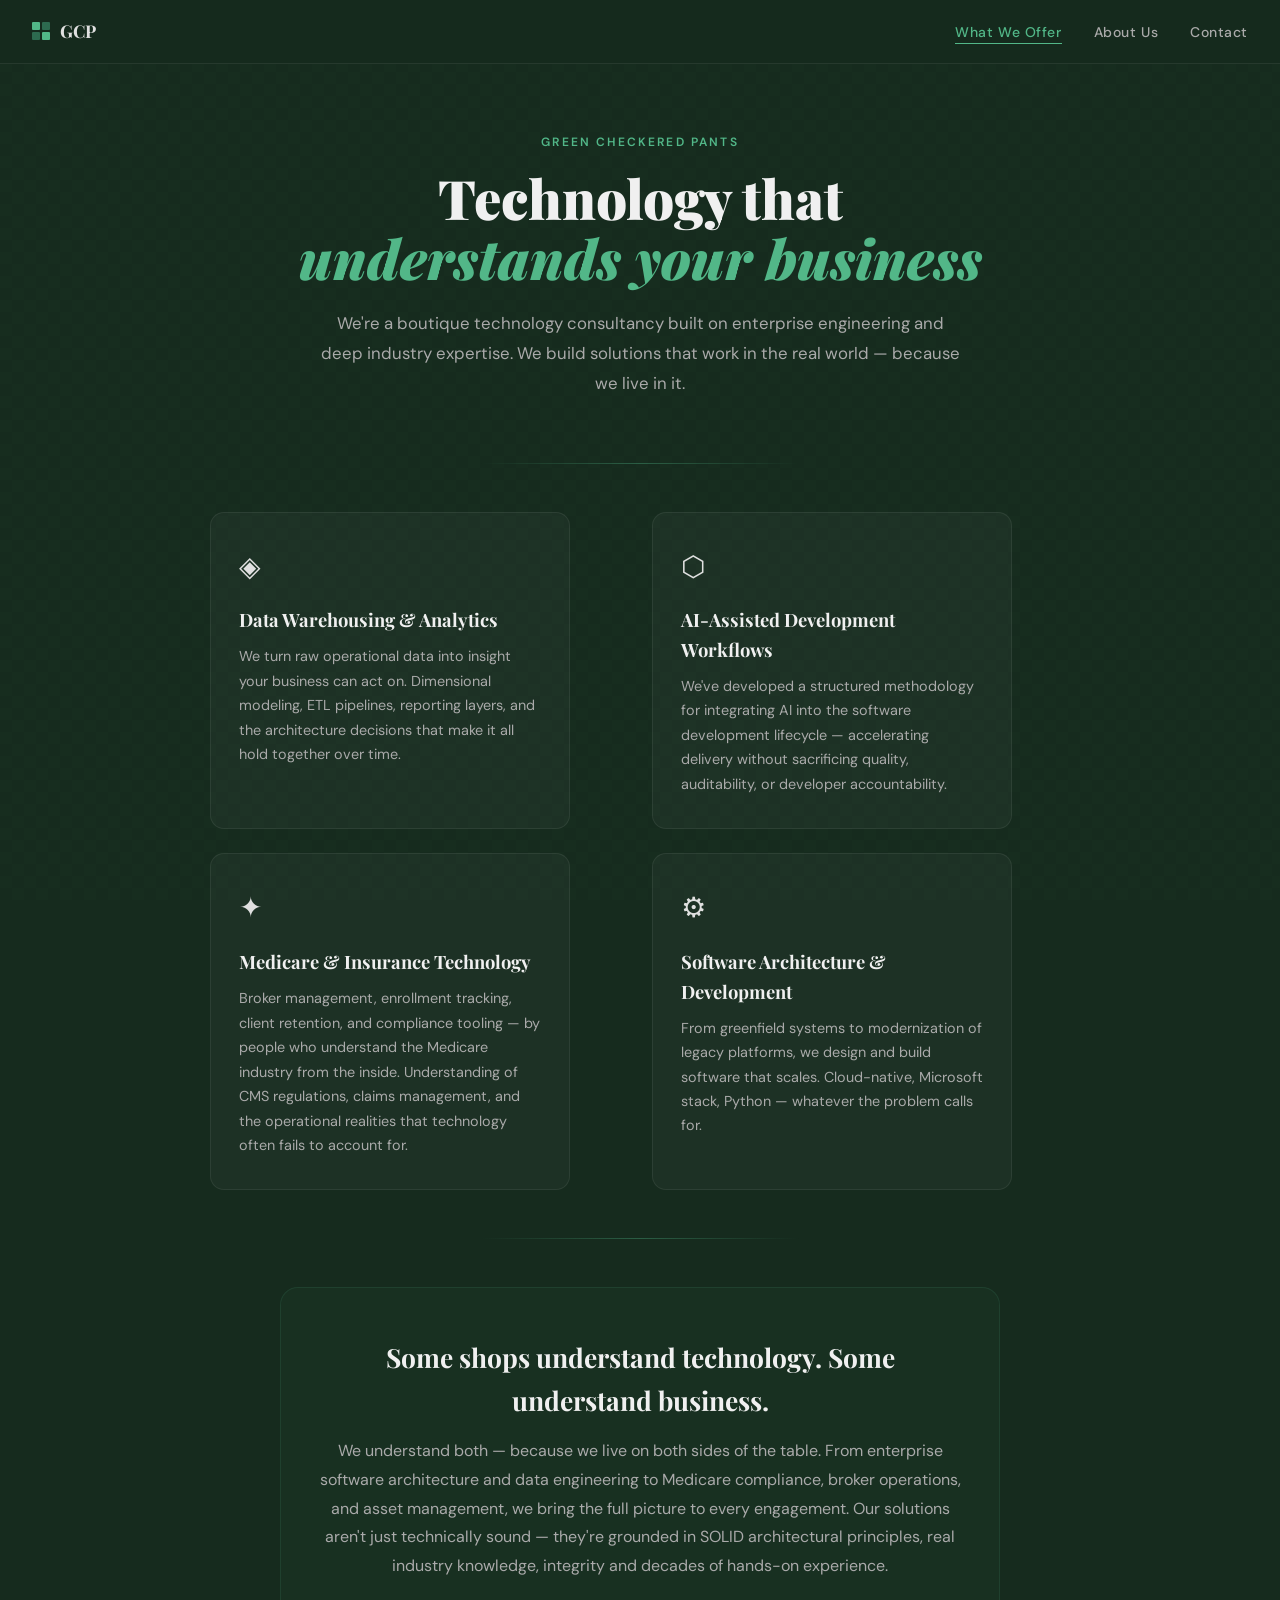
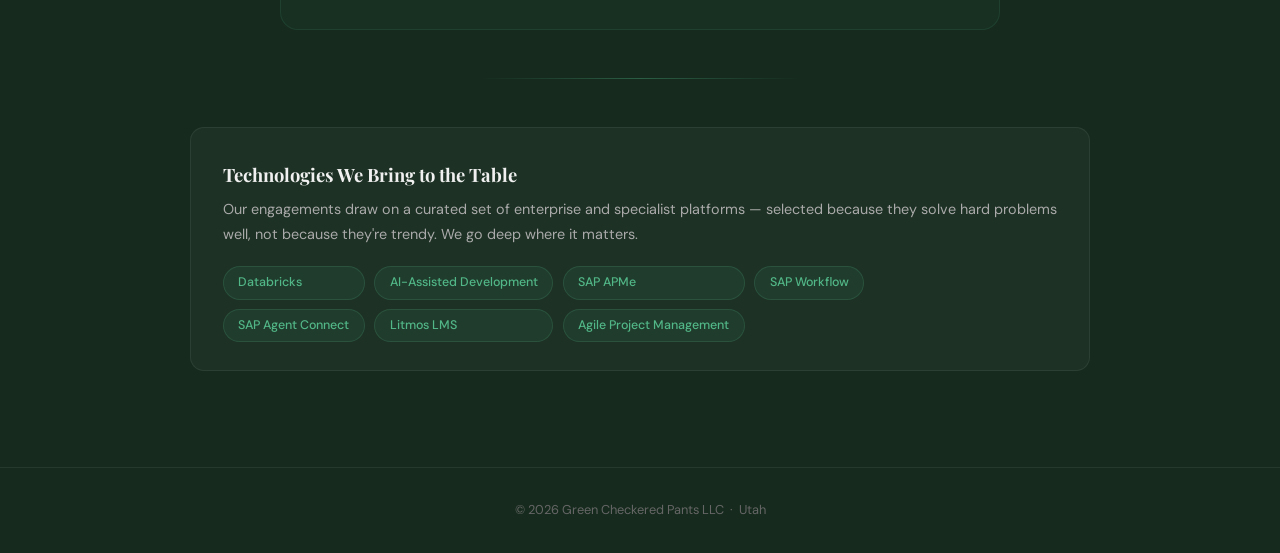
<file: index.html>
<!DOCTYPE html>
<html lang="en">
<head>
<meta charset="UTF-8">
<meta name="viewport" content="width=device-width, initial-scale=1.0">
<title>Green Checkered Pants — What We Offer</title>
<link rel="stylesheet" href="style.css">
</head>
<body>

<nav>
  <a class="nav-logo" href="index.html">
    <span class="checker-icon">
      <span></span><span></span><span></span><span></span>
    </span>
    GCP
  </a>
  <ul class="nav-links">
    <li><a href="index.html" class="active">What We Offer</a></li>
    <li><a href="about.html">About Us</a></li>
    <li><a href="contact.html">Contact</a></li>
  </ul>
</nav>

<main class="container">

  <header class="page-header">
    <span class="eyebrow">Green Checkered Pants</span>
    <h1>Technology that<br><em>understands your business</em></h1>
    <p>We're a boutique technology consultancy built on enterprise engineering and deep industry expertise. We build solutions that work in the real world — because we live in it.</p>
  </header>

  <div class="divider"></div>

  <div class="card-grid card-grid-2x2">

    <div class="card fade-1">
      <div class="card-icon">◈</div>
      <h3>Data Warehousing &amp; Analytics</h3>
      <p>We turn raw operational data into insight your business can act on. Dimensional modeling, ETL pipelines, reporting layers, and the architecture decisions that make it all hold together over time.</p>
    </div>

    <div class="card fade-2">
      <div class="card-icon">⬡</div>
      <h3>AI-Assisted Development Workflows</h3>
      <p>We've developed a structured methodology for integrating AI into the software development lifecycle — accelerating delivery without sacrificing quality, auditability, or developer accountability.</p>
    </div>

    <div class="card fade-3">
      <div class="card-icon">✦</div>
      <h3>Medicare &amp; Insurance Technology</h3>
      <p>Broker management, enrollment tracking, client retention, and compliance tooling — by people who understand the Medicare industry from the inside. Understanding of CMS regulations, claims management, and the operational realities that technology often fails to account for.</p>
    </div>

    <div class="card fade-4">
      <div class="card-icon">⚙</div>
      <h3>Software Architecture &amp; Development</h3>
      <p>From greenfield systems to modernization of legacy platforms, we design and build software that scales. Cloud-native, Microsoft stack, Python — whatever the problem calls for.</p>
    </div>

  </div>

  <div class="divider"></div>

  <div class="together fade-5">
    <h2>Some shops understand technology. Some understand business.</h2>
    <p>We understand both — because we live on both sides of the table. From enterprise software architecture and data engineering to Medicare compliance, broker operations, and asset management, we bring the full picture to every engagement. Our solutions aren't just technically sound — they're grounded in SOLID architectural principles, real industry knowledge, integrity and decades of hands-on experience.</p>
  </div>

  <div class="divider"></div>

  <div class="tech-card fade-6">
    <h3>Technologies We Bring to the Table</h3>
    <p>Our engagements draw on a curated set of enterprise and specialist platforms — selected because they solve hard problems well, not because they're trendy. We go deep where it matters.</p>
    <div class="tech-tags">
      <span class="tech-tag">Databricks</span>
      <span class="tech-tag">AI-Assisted Development</span>
      <span class="tech-tag">SAP APMe</span>
      <span class="tech-tag">SAP Workflow</span>
      <span class="tech-tag">SAP Agent Connect</span>
      <span class="tech-tag">Litmos LMS</span>
      <span class="tech-tag">Agile Project Management</span>
    </div>
  </div>

</main>

<footer>
  <p>&copy; 2026 Green Checkered Pants LLC &nbsp;·&nbsp; Utah</p>
</footer>

</body>
</html>
</file>
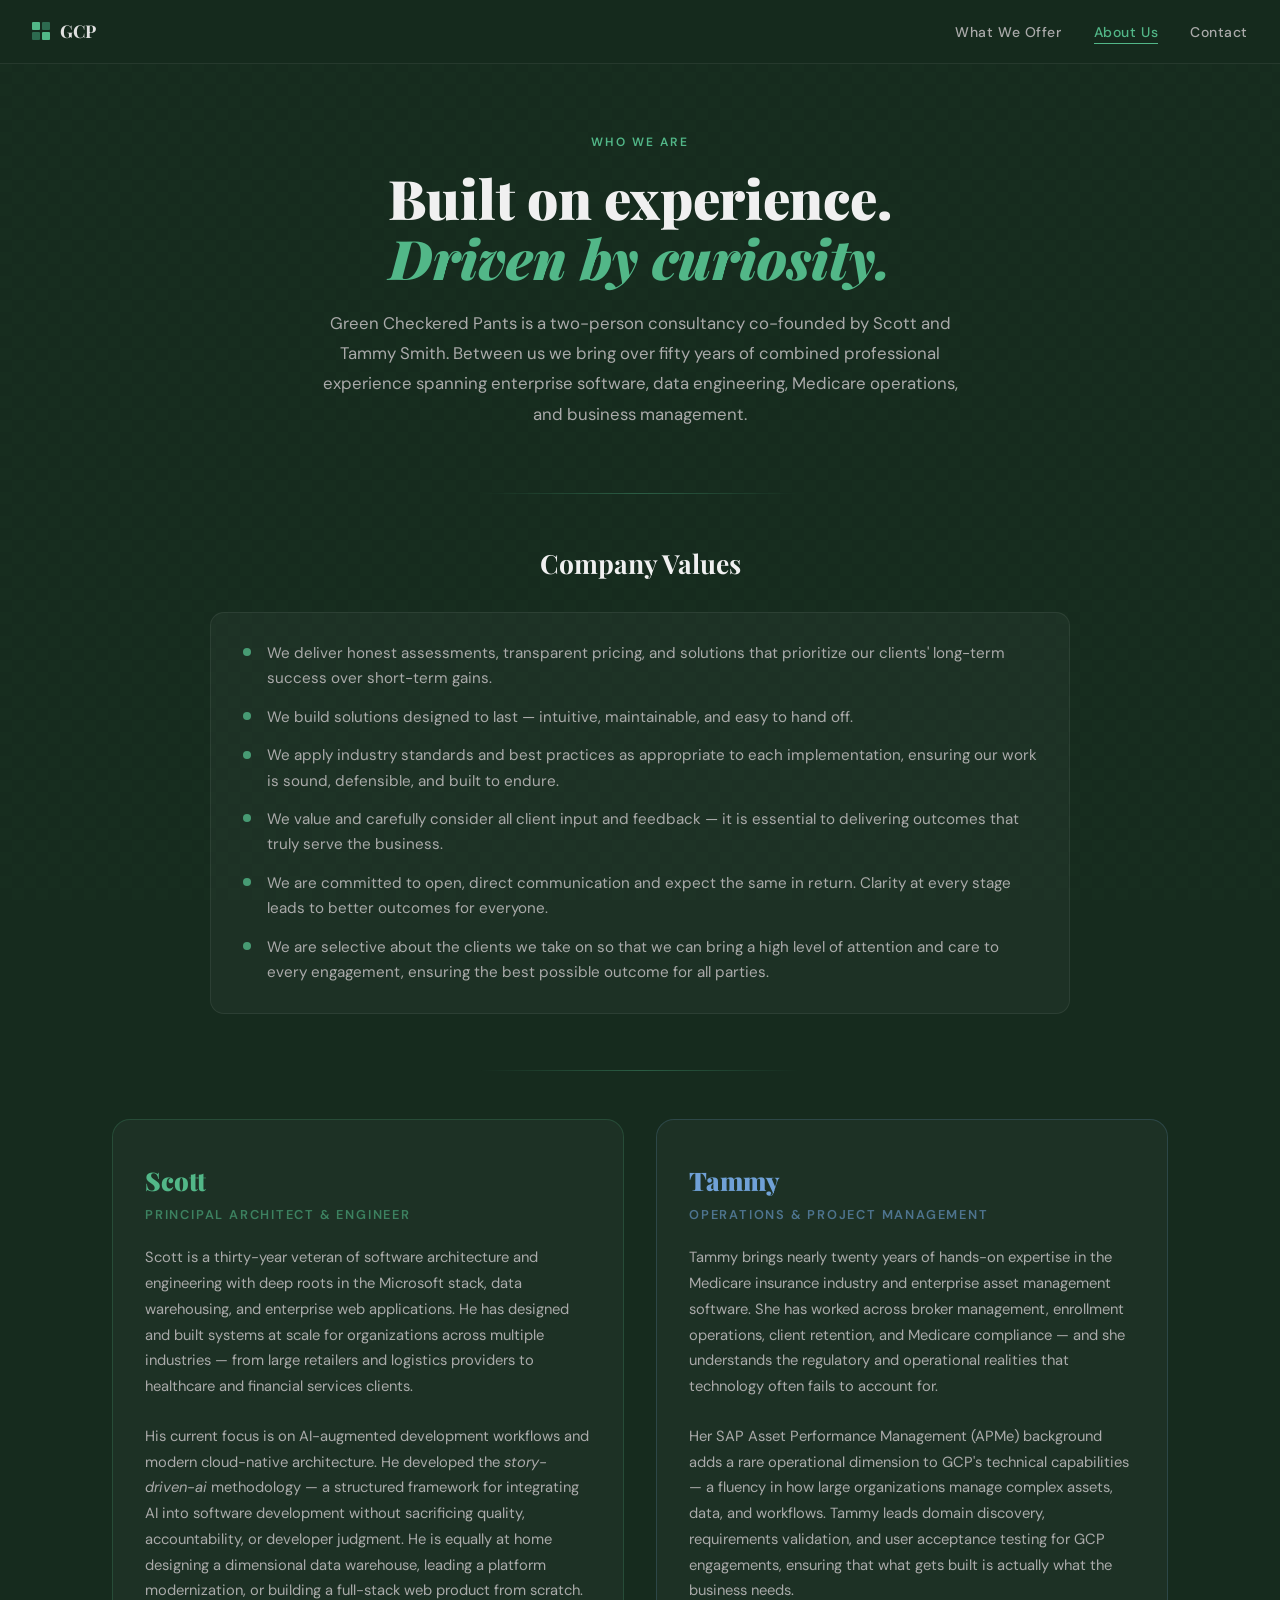
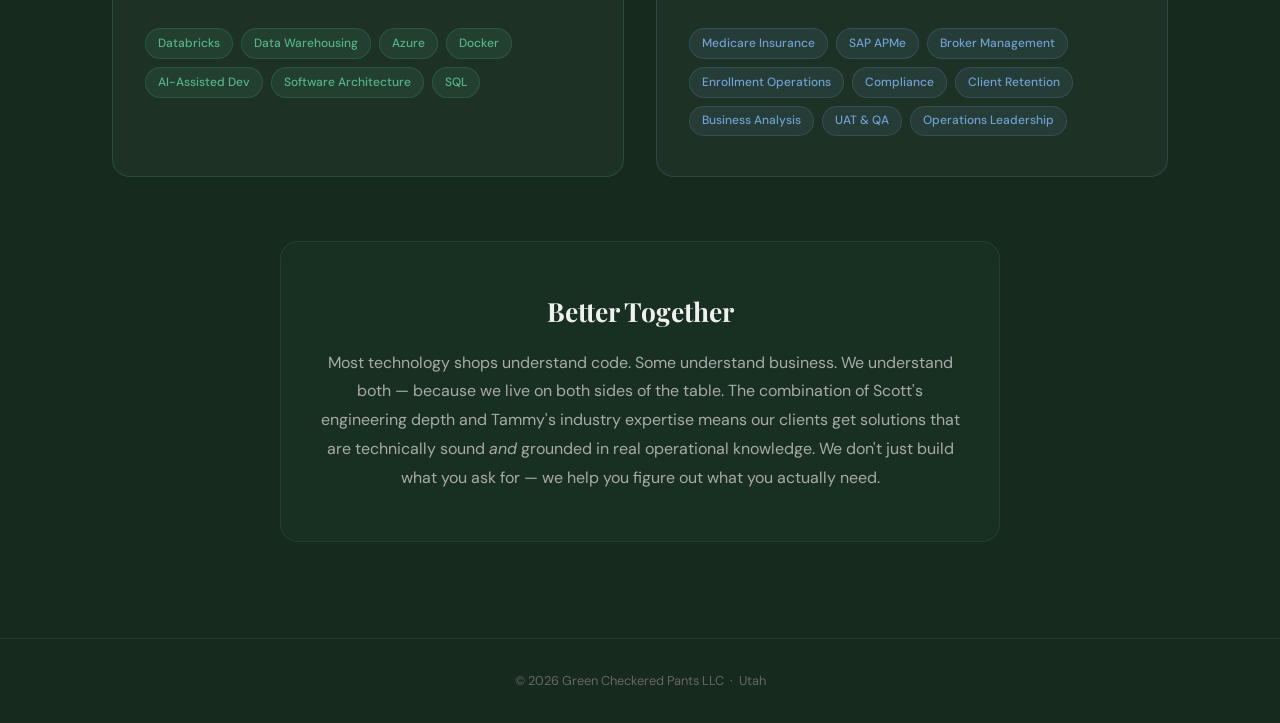
<file: about.html>
<!DOCTYPE html>
<html lang="en">
<head>
<meta charset="UTF-8">
<meta name="viewport" content="width=device-width, initial-scale=1.0">
<title>Green Checkered Pants — About Us</title>
<link rel="stylesheet" href="style.css">
</head>
<body>

<nav>
  <a class="nav-logo" href="index.html">
    <span class="checker-icon">
      <span></span><span></span><span></span><span></span>
    </span>
    GCP
  </a>
  <ul class="nav-links">
    <li><a href="index.html">What We Offer</a></li>
    <li><a href="about.html" class="active">About Us</a></li>
    <li><a href="contact.html">Contact</a></li>
  </ul>
</nav>

<main class="container">

  <header class="page-header">
    <span class="eyebrow">Who We Are</span>
    <h1>Built on experience.<br><em>Driven by curiosity.</em></h1>
    <p>Green Checkered Pants is a two-person consultancy co-founded by Scott and Tammy Smith. Between us we bring over fifty years of combined professional experience spanning enterprise software, data engineering, Medicare operations, and business management.</p>
  </header>

  <div class="divider"></div>

  <div class="values-section fade-1">
    <h2>Company Values</h2>
    <div class="values-list">
      <div class="value-item">
        <span class="value-dot"></span>
        <p>We deliver honest assessments, transparent pricing, and solutions that prioritize our clients' long-term success over short-term gains.</p>
      </div>
      <div class="value-item">
        <span class="value-dot"></span>
        <p>We build solutions designed to last — intuitive, maintainable, and easy to hand off.</p>
      </div>
      <div class="value-item">
        <span class="value-dot"></span>
        <p>We apply industry standards and best practices as appropriate to each implementation, ensuring our work is sound, defensible, and built to endure.</p>
      </div>
      <div class="value-item">
        <span class="value-dot"></span>
        <p>We value and carefully consider all client input and feedback — it is essential to delivering outcomes that truly serve the business.</p>
      </div>
      <div class="value-item">
        <span class="value-dot"></span>
        <p>We are committed to open, direct communication and expect the same in return. Clarity at every stage leads to better outcomes for everyone.</p>
      </div>
      <div class="value-item">
        <span class="value-dot"></span>
        <p>We are selective about the clients we take on so that we can bring a high level of attention and care to every engagement, ensuring the best possible outcome for all parties.</p>
      </div>
    </div>
  </div>

  <div class="divider"></div>

  <div class="founder-grid">

    <!-- Scott -->
    <div class="founder-card scott fade-2">
      <div class="founder-name">Scott</div>
      <div class="founder-role">Principal Architect &amp; Engineer</div>
      <p class="founder-bio">
        Scott is a thirty-year veteran of software architecture and engineering with deep roots in the Microsoft stack, data warehousing, and enterprise web applications. He has designed and built systems at scale for organizations across multiple industries — from large retailers and logistics providers to healthcare and financial services clients.
      </p>
      <p class="founder-bio">
        His current focus is on AI-augmented development workflows and modern cloud-native architecture. He developed the <em>story-driven-ai</em> methodology — a structured framework for integrating AI into software development without sacrificing quality, accountability, or developer judgment. He is equally at home designing a dimensional data warehouse, leading a platform modernization, or building a full-stack web product from scratch.
      </p>
      <div class="skill-tags">
        <span class="skill-tag">Databricks</span>
        <span class="skill-tag">Data Warehousing</span>
        <span class="skill-tag">Azure</span>
        <span class="skill-tag">Docker</span>
        <span class="skill-tag">AI-Assisted Dev</span>
        <span class="skill-tag">Software Architecture</span>
        <span class="skill-tag">SQL</span>
      </div>
    </div>

    <!-- Tammy -->
    <div class="founder-card tammy fade-3">
      <div class="founder-name">Tammy</div>
      <div class="founder-role">Operations &amp; Project Management</div>
      <p class="founder-bio">
        Tammy brings nearly twenty years of hands-on expertise in the Medicare insurance industry and enterprise asset management software. She has worked across broker management, enrollment operations, client retention, and Medicare compliance — and she understands the regulatory and operational realities that technology often fails to account for.
      </p>
      <p class="founder-bio">
        Her SAP Asset Performance Management (APMe) background adds a rare operational dimension to GCP's technical capabilities — a fluency in how large organizations manage complex assets, data, and workflows. Tammy leads domain discovery, requirements validation, and user acceptance testing for GCP engagements, ensuring that what gets built is actually what the business needs.
      </p>
      <div class="skill-tags">
        <span class="skill-tag">Medicare Insurance</span>
        <span class="skill-tag">SAP APMe</span>
        <span class="skill-tag">Broker Management</span>
        <span class="skill-tag">Enrollment Operations</span>
        <span class="skill-tag">Compliance</span>
        <span class="skill-tag">Client Retention</span>
        <span class="skill-tag">Business Analysis</span>
        <span class="skill-tag">UAT &amp; QA</span>
        <span class="skill-tag">Operations Leadership</span>
      </div>
    </div>

  </div>

  <div class="together fade-4">
    <h2>Better Together</h2>
    <p>
      Most technology shops understand code. Some understand business. We understand both — because we live on both sides of the table. The combination of Scott's engineering depth and Tammy's industry expertise means our clients get solutions that are technically sound <em>and</em> grounded in real operational knowledge. We don't just build what you ask for — we help you figure out what you actually need.
    </p>
  </div>

</main>

<footer>
  <p>&copy; 2026 Green Checkered Pants LLC &nbsp;·&nbsp; Utah</p>
</footer>

</body>
</html>
</file>
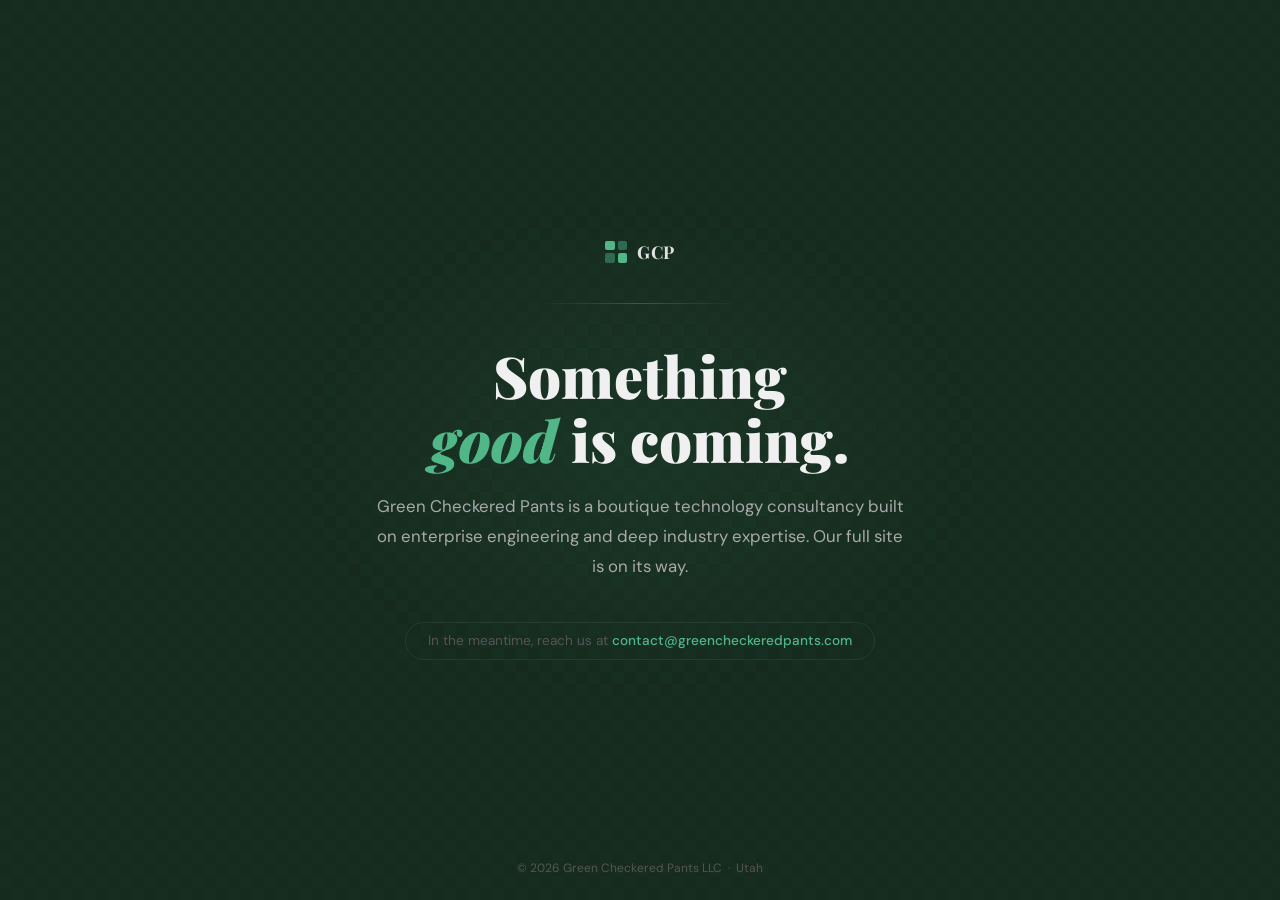
<file: coming-soon.html>
<!DOCTYPE html>
<html lang="en">
<head>
<meta charset="UTF-8">
<meta name="viewport" content="width=device-width, initial-scale=1.0">
<title>Green Checkered Pants — Coming Soon</title>
<link rel="preconnect" href="https://fonts.googleapis.com">
<link rel="stylesheet" href="https://fonts.googleapis.com/css2?family=Playfair+Display:ital,wght@0,400;0,700;0,900;1,400&family=DM+Sans:wght@300;400;500;600&display=swap">
<style>
*, *::before, *::after { box-sizing: border-box; margin: 0; padding: 0; }

:root {
  --bg:        #162b1e;
  --green-hi:  #52b788;
  --green-mid: #40916c;
  --green-lo:  #2d6a4f;
  --text:      #e0e0e0;
  --text-mid:  #aaa;
  --text-lo:   #555;
  --border:    rgba(255,255,255,0.07);
  --font-display: 'Playfair Display', Georgia, serif;
  --font-body:    'DM Sans', system-ui, sans-serif;
}

html, body {
  height: 100%;
}

body {
  background: var(--bg);
  color: var(--text);
  font-family: var(--font-body);
  display: flex;
  flex-direction: column;
  align-items: center;
  justify-content: center;
  min-height: 100vh;
  overflow: hidden;
  position: relative;
}

/* Checker background */
body::before {
  content: '';
  position: fixed; inset: 0; z-index: 0; pointer-events: none;
  background-image: repeating-conic-gradient(var(--green-lo) 0% 25%, transparent 0% 50%);
  background-size: 24px 24px;
  opacity: 0.05;
}

/* Soft radial glow behind content */
body::after {
  content: '';
  position: fixed;
  top: 50%; left: 50%;
  transform: translate(-50%, -50%);
  width: 700px; height: 500px;
  background: radial-gradient(ellipse, rgba(82,183,136,0.07) 0%, transparent 70%);
  z-index: 0; pointer-events: none;
}

.wrap {
  position: relative; z-index: 1;
  text-align: center;
  padding: 2rem;
  max-width: 600px;
  animation: fadeUp 1s ease both;
}

/* Logo mark */
.logo {
  display: flex; align-items: center; justify-content: center;
  gap: 10px; margin-bottom: 2.5rem;
}
.checker-icon {
  display: grid; grid-template-columns: 1fr 1fr; gap: 3px;
  width: 22px; height: 22px;
}
.checker-icon span { border-radius: 2px; }
.checker-icon span:nth-child(1),
.checker-icon span:nth-child(4) { background: var(--green-hi); }
.checker-icon span:nth-child(2),
.checker-icon span:nth-child(3) { background: var(--green-lo); }

.logo-text {
  font-family: var(--font-display);
  font-size: 1.1rem; font-weight: 700;
  color: var(--text);
  letter-spacing: 0.02em;
}

/* Divider */
.divider {
  height: 1px;
  background: linear-gradient(90deg, transparent, var(--green-mid), transparent);
  width: 200px; margin: 0 auto 2.5rem;
  opacity: 0.5;
}

/* Headline */
h1 {
  font-family: var(--font-display);
  font-size: clamp(2.4rem, 6vw, 3.6rem);
  font-weight: 900;
  color: #f0f0f0;
  line-height: 1.1;
  margin-bottom: 1.25rem;
}
h1 em {
  font-style: italic;
  color: var(--green-hi);
}

.tagline {
  font-size: 1.05rem;
  color: var(--text-mid);
  line-height: 1.8;
  margin-bottom: 2.5rem;
}

/* Contact nudge */
.contact-nudge {
  display: inline-block;
  font-size: 0.85rem;
  color: var(--text-lo);
  border: 1px solid rgba(255,255,255,0.07);
  border-radius: 24px;
  padding: 0.6rem 1.4rem;
}
.contact-nudge a {
  color: var(--green-hi);
  text-decoration: none;
  font-weight: 500;
}
.contact-nudge a:hover { text-decoration: underline; }

/* Footer */
footer {
  position: fixed; bottom: 1.5rem; left: 0; right: 0;
  text-align: center;
  font-size: 0.75rem;
  color: var(--text-lo);
  z-index: 1;
}

@keyframes fadeUp {
  from { opacity: 0; transform: translateY(20px); }
  to   { opacity: 1; transform: translateY(0); }
}

@media (prefers-reduced-motion: reduce) {
  .wrap { animation: none; }
}
</style>
</head>
<body>

<div class="wrap">

  <div class="logo">
    <span class="checker-icon">
      <span></span><span></span><span></span><span></span>
    </span>
    <span class="logo-text">GCP</span>
  </div>

  <div class="divider"></div>

  <h1>Something<br><em>good</em> is coming.</h1>

  <p class="tagline">
    Green Checkered Pants is a boutique technology consultancy built on enterprise engineering and deep industry expertise. Our full site is on its way.
  </p>

  <div class="contact-nudge">
    In the meantime, reach us at <a href="mailto:contact@greencheckeredpants.com">contact@greencheckeredpants.com</a>
  </div>

</div>

<footer>
  &copy; 2026 Green Checkered Pants LLC &nbsp;·&nbsp; Utah
</footer>

</body>
</html>
</file>
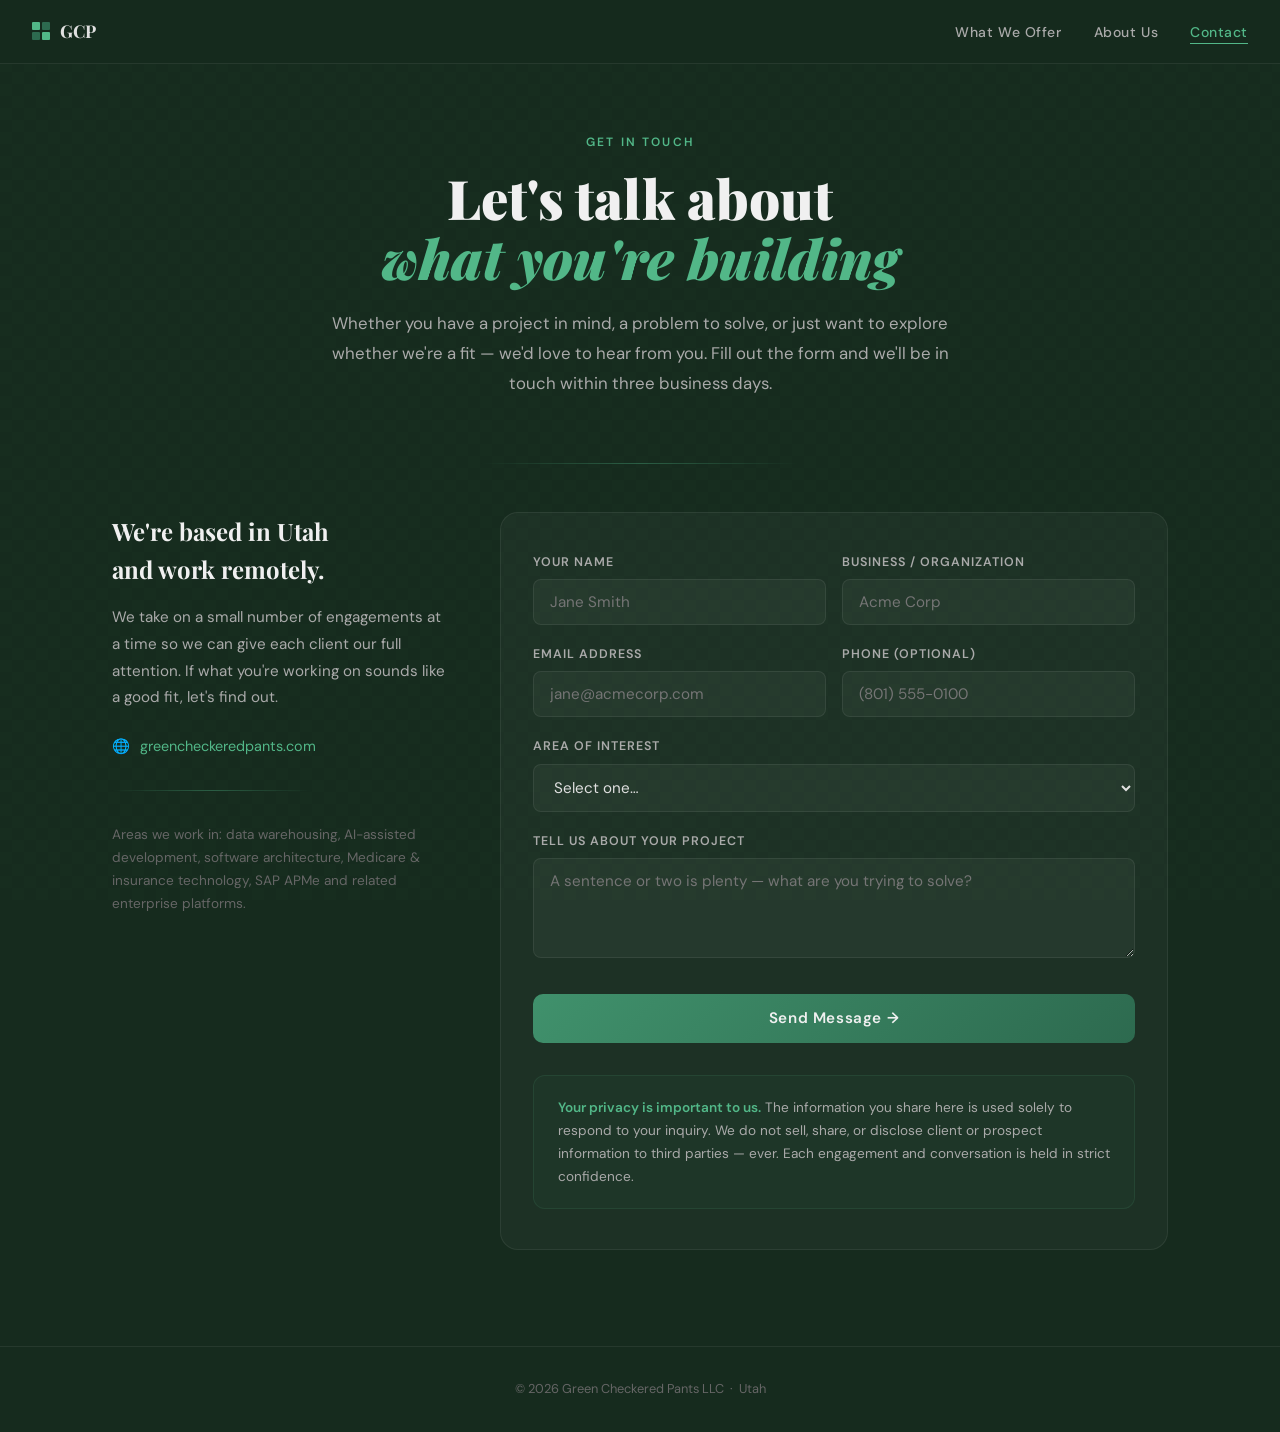
<file: contact.html>
<!DOCTYPE html>
<html lang="en">
<head>
<meta charset="UTF-8">
<meta name="viewport" content="width=device-width, initial-scale=1.0">
<title>Green Checkered Pants — Contact Us</title>
<link rel="stylesheet" href="style.css">
</head>
<body>

<nav>
  <a class="nav-logo" href="index.html">
    <span class="checker-icon">
      <span></span><span></span><span></span><span></span>
    </span>
    GCP
  </a>
  <ul class="nav-links">
    <li><a href="index.html">What We Offer</a></li>
    <li><a href="about.html">About Us</a></li>
    <li><a href="contact.html" class="active">Contact</a></li>
  </ul>
</nav>

<main class="container">

  <header class="page-header">
    <span class="eyebrow">Get In Touch</span>
    <h1>Let's talk about<br><em>what you're building</em></h1>
    <p>Whether you have a project in mind, a problem to solve, or just want to explore whether we're a fit — we'd love to hear from you. Fill out the form and we'll be in touch within three business days.</p>
  </header>

  <div class="divider"></div>

  <div class="contact-grid fade-2">

    <div class="contact-info">
      <h2>We're based in Utah<br>and work remotely.</h2>
      <p>We take on a small number of engagements at a time so we can give each client our full attention. If what you're working on sounds like a good fit, let's find out.</p>
      <div class="contact-detail">
        <span>🌐</span>
        <span>greencheckeredpants.com</span>
      </div>

      <div class="divider" style="max-width: 200px; margin: 2rem 0;"></div>

      <p style="font-size:0.85rem; color: var(--text-lo); line-height: 1.7;">
        Areas we work in: data warehousing, AI-assisted development, software architecture, Medicare &amp; insurance technology, SAP APMe and related enterprise platforms.
      </p>
    </div>

    <div class="contact-form-wrap">
      <form id="contact-form" action="https://formsubmit.co/contact@greencheckeredpants.com" method="POST">

        <!-- FormSubmit config -->
        <input type="hidden" name="_subject" value="New GCP Website Inquiry">
        <input type="hidden" name="_captcha" value="false">
        <input type="hidden" name="_next" value="https://greencheckeredpants.com/contact.html?sent=1">
        <input type="hidden" name="_url" value="https://greencheckeredpants.com/contact.html">
        <input type="text" name="_honey" style="display:none" tabindex="-1" autocomplete="off">

        <div class="form-row">
          <div class="form-group">
            <label for="name">Your Name</label>
            <input type="text" id="name" name="name" placeholder="Jane Smith" required>
          </div>
          <div class="form-group">
            <label for="business">Business / Organization</label>
            <input type="text" id="business" name="business" placeholder="Acme Corp">
          </div>
        </div>

        <div class="form-row">
          <div class="form-group">
            <label for="email">Email Address</label>
            <input type="email" id="email" name="email" placeholder="jane@acmecorp.com" required>
          </div>
          <div class="form-group">
            <label for="phone">Phone (optional)</label>
            <input type="tel" id="phone" name="phone" placeholder="(801) 555-0100">
          </div>
        </div>

        <div class="form-group" style="margin-bottom: 1.25rem;">
          <label for="interest">Area of Interest</label>
          <select id="interest" name="interest" required>
            <option value="" disabled selected>Select one…</option>
            <option value="Data Warehousing &amp; Analytics">Data Warehousing &amp; Analytics</option>
            <option value="AI-Assisted Development Workflows">AI-Assisted Development Workflows</option>
            <option value="Software Architecture &amp; Development">Software Architecture &amp; Development</option>
            <option value="Medicare &amp; Insurance Technology">Medicare &amp; Insurance Technology</option>
            <option value="SAP APMe &amp; Enterprise Platforms">SAP APMe &amp; Enterprise Platforms</option>
            <option value="Something Else">Something Else</option>
          </select>
        </div>

        <div class="form-group" style="margin-bottom: 1.25rem;">
          <label for="message">Tell us about your project</label>
          <textarea id="message" name="message" placeholder="A sentence or two is plenty — what are you trying to solve?"></textarea>
        </div>

        <button type="submit" class="btn-primary">Send Message →</button>

        <div class="privacy-note">
          <strong>Your privacy is important to us.</strong> The information you share here is used solely to respond to your inquiry. We do not sell, share, or disclose client or prospect information to third parties — ever. Each engagement and conversation is held in strict confidence.
        </div>

      </form>

      <!-- Success state (shown via JS when ?sent=1 in URL) -->
      <div class="form-success" id="success-msg">
        <div class="check">✦</div>
        <h3>Message sent.</h3>
        <p>We'll review your note and be in touch within three business days.</p>
      </div>
    </div>

  </div>

</main>

<footer>
  <p>&copy; 2026 Green Checkered Pants LLC &nbsp;·&nbsp; Utah</p>
</footer>

<script>
  // Show success message if redirected back with ?sent=1
  if (new URLSearchParams(window.location.search).get('sent') === '1') {
    document.getElementById('contact-form').style.display = 'none';
    const s = document.getElementById('success-msg');
    s.style.display = 'block';
    // clean URL without reload
    history.replaceState({}, '', window.location.pathname);
  }
</script>

</body>
</html>
</file>
<file: style.css>
/* =============================================
   Green Checkered Pants — Site Stylesheet
   Dark editorial feel, green palette
   Playfair Display / DM Sans
   ============================================= */

@import url('https://fonts.googleapis.com/css2?family=Playfair+Display:ital,wght@0,400;0,700;0,900;1,400&family=DM+Sans:wght@300;400;500;600&display=swap');

*, *::before, *::after { box-sizing: border-box; margin: 0; padding: 0; }

:root {
  --bg:          #162b1e;
  --bg2:         #1a3024;
  --surface:     rgba(255,255,255,0.03);
  --border:      rgba(255,255,255,0.07);
  --border-hi:   rgba(82,183,136,0.28);
  --green-hi:    #52b788;
  --green-mid:   #40916c;
  --green-lo:    #2d6a4f;
  --blue-hi:     #70a1d7;
  --text:        #e0e0e0;
  --text-mid:    #aaa;
  --text-lo:     #666;
  --font-display: 'Playfair Display', Georgia, serif;
  --font-body:    'DM Sans', system-ui, sans-serif;
}

html { scroll-behavior: smooth; }

body {
  background: var(--bg);
  color: var(--text);
  font-family: var(--font-body);
  font-size: 16px;
  line-height: 1.6;
  min-height: 100vh;
  overflow-x: hidden;
  position: relative;
}

/* Checker bg */
body::before {
  content: '';
  position: fixed; inset: 0;
  z-index: 0; pointer-events: none;
  background-image: repeating-conic-gradient(var(--green-lo) 0% 25%, transparent 0% 50%);
  background-size: 24px 24px;
  opacity: 0.04;
}

/* ---- NAV ---- */
nav {
  position: sticky; top: 0; z-index: 100;
  background: rgba(22,43,30,0.92);
  backdrop-filter: blur(12px);
  border-bottom: 1px solid var(--border);
  padding: 0 2rem;
  display: flex; align-items: center; justify-content: space-between;
  height: 64px;
}

.nav-logo {
  display: flex; align-items: center; gap: 10px;
  text-decoration: none;
  font-family: var(--font-display);
  font-size: 1.1rem;
  font-weight: 700;
  color: var(--text);
}

.nav-logo .checker-icon {
  display: grid; grid-template-columns: 1fr 1fr; gap: 2px;
  width: 18px; height: 18px;
}
.nav-logo .checker-icon span {
  width: 8px; height: 8px; border-radius: 1px;
}
.nav-logo .checker-icon span:nth-child(1),
.nav-logo .checker-icon span:nth-child(4) { background: var(--green-hi); }
.nav-logo .checker-icon span:nth-child(2),
.nav-logo .checker-icon span:nth-child(3) { background: var(--green-lo); }

.nav-links {
  display: flex; gap: 2rem; list-style: none;
}
.nav-links a {
  text-decoration: none;
  font-size: 0.875rem;
  font-weight: 500;
  color: var(--text-mid);
  letter-spacing: 0.04em;
  transition: color 0.2s;
  padding-bottom: 2px;
  border-bottom: 1px solid transparent;
}
.nav-links a:hover,
.nav-links a.active {
  color: var(--green-hi);
  border-bottom-color: var(--green-hi);
}

/* ---- LAYOUT ---- */
.container {
  position: relative; z-index: 1;
  max-width: 1120px; margin: 0 auto;
  padding: 4rem 2rem 6rem;
}

/* ---- DIVIDER ---- */
.divider {
  height: 1px;
  background: linear-gradient(90deg, transparent, var(--green-mid), transparent);
  max-width: 320px; margin: 3rem auto;
  opacity: 0.5;
}

/* ---- HERO / PAGE HEADER ---- */
.page-header {
  text-align: center; margin-bottom: 4rem;
  animation: fadeUp 0.9s ease both;
}
.eyebrow {
  display: inline-block;
  font-size: 0.75rem;
  font-weight: 600;
  letter-spacing: 0.18em;
  text-transform: uppercase;
  color: var(--green-hi);
  margin-bottom: 1rem;
}
.page-header h1 {
  font-family: var(--font-display);
  font-size: clamp(2.2rem, 5vw, 3.4rem);
  font-weight: 900;
  color: #f0f0f0;
  line-height: 1.1;
  margin-bottom: 1.25rem;
}
.page-header h1 em {
  font-style: italic;
  color: var(--green-hi);
}
.page-header p {
  font-size: 1.05rem;
  color: var(--text-mid);
  max-width: 640px; margin: 0 auto;
  line-height: 1.8;
}

/* ---- CARDS ---- */
.card-grid {
  display: flex; flex-wrap: wrap; gap: 1.5rem;
  justify-content: center;
}
.card-grid-2x2 {
  display: grid;
  grid-template-columns: repeat(2, 1fr);
  gap: 1.5rem;
  max-width: 860px;
  margin: 0 auto;
}
.card {
  flex: 1 1 300px; max-width: 360px;
  background: var(--surface);
  border: 1px solid var(--border);
  border-radius: 14px;
  padding: 2rem 1.75rem;
  transition: border-color 0.3s, transform 0.3s, box-shadow 0.3s;
}
.card:hover {
  border-color: var(--border-hi);
  transform: translateY(-3px);
  box-shadow: 0 12px 32px rgba(82,183,136,0.08);
}
.card-icon {
  font-size: 1.75rem; margin-bottom: 1rem;
}
.card h3 {
  font-family: var(--font-display);
  font-size: 1.15rem; font-weight: 700;
  color: #f0f0f0; margin-bottom: 0.6rem;
}
.card p {
  font-size: 0.9rem; color: var(--text-mid);
  line-height: 1.7;
}

/* ---- COMPANY VALUES ---- */
.values-section {
  max-width: 860px; margin: 0 auto 3.5rem;
}
.values-section h2 {
  font-family: var(--font-display);
  font-size: 1.65rem; font-weight: 700;
  color: #f0f0f0;
  text-align: center;
  margin-bottom: 1.75rem;
}
.values-list {
  display: flex; flex-direction: column; gap: 0.85rem;
  background: var(--surface);
  border: 1px solid var(--border);
  border-radius: 14px;
  padding: 1.75rem 2rem;
  transition: border-color 0.3s;
}
.values-list:hover { border-color: var(--border-hi); }
.value-item {
  display: flex; align-items: flex-start; gap: 1rem;
}
.value-dot {
  flex-shrink: 0;
  width: 8px; height: 8px;
  border-radius: 50%;
  background: var(--green-hi);
  margin-top: 0.45rem;
  opacity: 0.8;
}
.value-item p {
  font-size: 0.95rem;
  color: var(--text-mid);
  line-height: 1.65;
}

/* ---- FOUNDER CARDS ---- */
.founder-grid {
  display: flex; flex-wrap: wrap; gap: 2rem;
  justify-content: center; margin-bottom: 4rem;
}
.founder-card {
  flex: 1 1 380px; max-width: 520px;
  background: var(--surface);
  border-radius: 18px;
  padding: 2.5rem 2rem;
  transition: border-color 0.3s, transform 0.3s;
}
.founder-card.scott { border: 1px solid rgba(82,183,136,0.2); }
.founder-card.tammy { border: 1px solid rgba(112,161,215,0.2); }
.founder-card.scott:hover { border-color: var(--green-hi); }
.founder-card.tammy:hover { border-color: var(--blue-hi); }
.founder-card:hover { transform: translateY(-3px); }

.founder-name {
  font-family: var(--font-display);
  font-size: 1.6rem; font-weight: 900;
  margin-bottom: 0.25rem;
}
.founder-card.scott .founder-name { color: var(--green-hi); }
.founder-card.tammy .founder-name { color: var(--blue-hi); }

.founder-role {
  font-size: 0.8rem; font-weight: 600;
  letter-spacing: 0.14em; text-transform: uppercase;
  margin-bottom: 1.25rem;
}
.founder-card.scott .founder-role { color: rgba(82,183,136,0.6); }
.founder-card.tammy .founder-role { color: rgba(112,161,215,0.6); }

.founder-bio {
  font-size: 0.92rem; color: var(--text-mid);
  line-height: 1.75; margin-bottom: 1.5rem;
}

.skill-tags {
  display: flex; flex-wrap: wrap; gap: 0.5rem;
}
.skill-tag {
  font-size: 0.75rem; font-weight: 500;
  padding: 0.3rem 0.75rem; border-radius: 20px;
}
.founder-card.scott .skill-tag {
  background: rgba(82,183,136,0.1);
  color: var(--green-hi);
  border: 1px solid rgba(82,183,136,0.2);
}
.founder-card.tammy .skill-tag {
  background: rgba(112,161,215,0.1);
  color: var(--blue-hi);
  border: 1px solid rgba(112,161,215,0.2);
}

/* ---- TECH STACK CARD ---- */
.tech-card {
  max-width: 900px; margin: 0 auto;
  background: var(--surface);
  border: 1px solid var(--border);
  border-radius: 14px;
  padding: 2rem 2rem 1.75rem;
  transition: border-color 0.3s;
}
.tech-card:hover { border-color: var(--border-hi); }
.tech-card h3 {
  font-family: var(--font-display);
  font-size: 1.15rem; font-weight: 700;
  color: #f0f0f0; margin-bottom: 0.5rem;
}
.tech-card > p {
  font-size: 0.9rem; color: var(--text-mid);
  line-height: 1.7; margin-bottom: 1.25rem;
}
.tech-tags {
  display: grid;
  grid-template-columns: repeat(4, auto);
  justify-content: start;
  gap: 0.6rem;
}
.tech-tag {
  font-size: 0.78rem; font-weight: 500;
  padding: 0.35rem 0.9rem; border-radius: 20px;
  background: rgba(82,183,136,0.08);
  color: var(--green-hi);
  border: 1px solid rgba(82,183,136,0.18);
}

/* ---- PRIVACY NOTE ---- */
.privacy-note {
  background: rgba(82,183,136,0.04);
  border: 1px solid rgba(82,183,136,0.12);
  border-radius: 12px;
  padding: 1.25rem 1.5rem;
  margin-top: 2rem;
  font-size: 0.85rem;
  color: var(--text-mid);
  line-height: 1.7;
}
.privacy-note strong { color: var(--green-hi); font-weight: 600; }


.together {
  text-align: center; max-width: 720px; margin: 0 auto;
  padding: 3rem 2rem;
  background: rgba(82,183,136,0.04);
  border: 1px solid rgba(82,183,136,0.12);
  border-radius: 18px;
}
.together h2 {
  font-family: var(--font-display);
  font-size: 1.65rem; font-weight: 700;
  color: #f0f0f0; margin-bottom: 1rem;
}
.together p {
  font-size: 1rem; color: var(--text-mid);
  line-height: 1.8;
}

/* ---- CONTACT FORM ---- */
.contact-grid {
  display: flex; flex-wrap: wrap; gap: 3rem;
  align-items: flex-start;
}
.contact-info {
  flex: 1 1 280px; max-width: 340px;
}
.contact-info h2 {
  font-family: var(--font-display);
  font-size: 1.5rem; font-weight: 700;
  color: #f0f0f0; margin-bottom: 1rem;
}
.contact-info p {
  font-size: 0.95rem; color: var(--text-mid);
  line-height: 1.75; margin-bottom: 1.5rem;
}
.contact-detail {
  display: flex; align-items: center; gap: 0.6rem;
  font-size: 0.9rem; color: var(--green-hi);
  margin-bottom: 0.75rem;
}
.contact-form-wrap { flex: 1 1 380px; }

form {
  background: var(--surface);
  border: 1px solid var(--border);
  border-radius: 18px;
  padding: 2.5rem 2rem;
}
.form-row {
  display: flex; gap: 1rem; margin-bottom: 1.25rem;
}
.form-group {
  flex: 1; display: flex; flex-direction: column; gap: 0.4rem;
}
.form-group label {
  font-size: 0.78rem; font-weight: 600;
  letter-spacing: 0.08em; text-transform: uppercase;
  color: var(--text-mid);
}
.form-group input,
.form-group select,
.form-group textarea {
  background: rgba(255,255,255,0.04);
  border: 1px solid var(--border);
  border-radius: 8px;
  padding: 0.75rem 1rem;
  color: var(--text);
  font-family: var(--font-body);
  font-size: 0.95rem;
  transition: border-color 0.25s, box-shadow 0.25s;
  width: 100%;
}
.form-group input:focus,
.form-group select:focus,
.form-group textarea:focus {
  outline: none;
  border-color: var(--green-hi);
  box-shadow: 0 0 0 3px rgba(82,183,136,0.12);
}
.form-group select option { background: #1a2c20; }
.form-group textarea { resize: vertical; min-height: 100px; }

.btn-primary {
  display: inline-block; width: 100%;
  padding: 0.9rem 2rem;
  background: linear-gradient(135deg, var(--green-mid), var(--green-lo));
  border: none; border-radius: 10px;
  color: #f0f0f0;
  font-family: var(--font-body); font-size: 0.95rem; font-weight: 600;
  letter-spacing: 0.04em;
  cursor: pointer;
  transition: opacity 0.2s, transform 0.2s;
  margin-top: 1rem;
}
.btn-primary:hover { opacity: 0.9; transform: translateY(-1px); }

.form-success {
  display: none;
  text-align: center; padding: 2rem;
}
.form-success .check {
  font-size: 2.5rem; margin-bottom: 1rem;
}
.form-success h3 {
  font-family: var(--font-display); font-size: 1.4rem;
  color: var(--green-hi); margin-bottom: 0.5rem;
}
.form-success p { color: var(--text-mid); font-size: 0.95rem; }

/* ---- FOOTER ---- */
footer {
  position: relative; z-index: 1;
  border-top: 1px solid var(--border);
  padding: 2rem;
  text-align: center;
  font-size: 0.8rem; color: var(--text-lo);
}
footer a { color: var(--green-hi); text-decoration: none; }

/* ---- ANIMATIONS ---- */
@keyframes fadeUp {
  from { opacity: 0; transform: translateY(18px); }
  to   { opacity: 1; transform: translateY(0); }
}
.fade-1 { animation: fadeUp 0.8s ease 0.1s both; }
.fade-2 { animation: fadeUp 0.8s ease 0.25s both; }
.fade-3 { animation: fadeUp 0.8s ease 0.4s both; }
.fade-4 { animation: fadeUp 0.8s ease 0.55s both; }
.fade-5 { animation: fadeUp 0.8s ease 0.7s both; }
.fade-6 { animation: fadeUp 0.8s ease 0.85s both; }

/* ---- RESPONSIVE ---- */
@media (max-width: 680px) {
  nav { padding: 0 1rem; }
  .nav-links { gap: 1.25rem; }
  .container { padding: 3rem 1.25rem 5rem; }
  .form-row { flex-direction: column; }
  .contact-grid { gap: 2rem; }
  .card-grid-2x2 { grid-template-columns: 1fr; }
  .tech-tags { grid-template-columns: repeat(2, auto); }
}
@media (prefers-reduced-motion: reduce) {
  *, *::before, *::after { animation: none !important; transition: none !important; }
}
</file>
